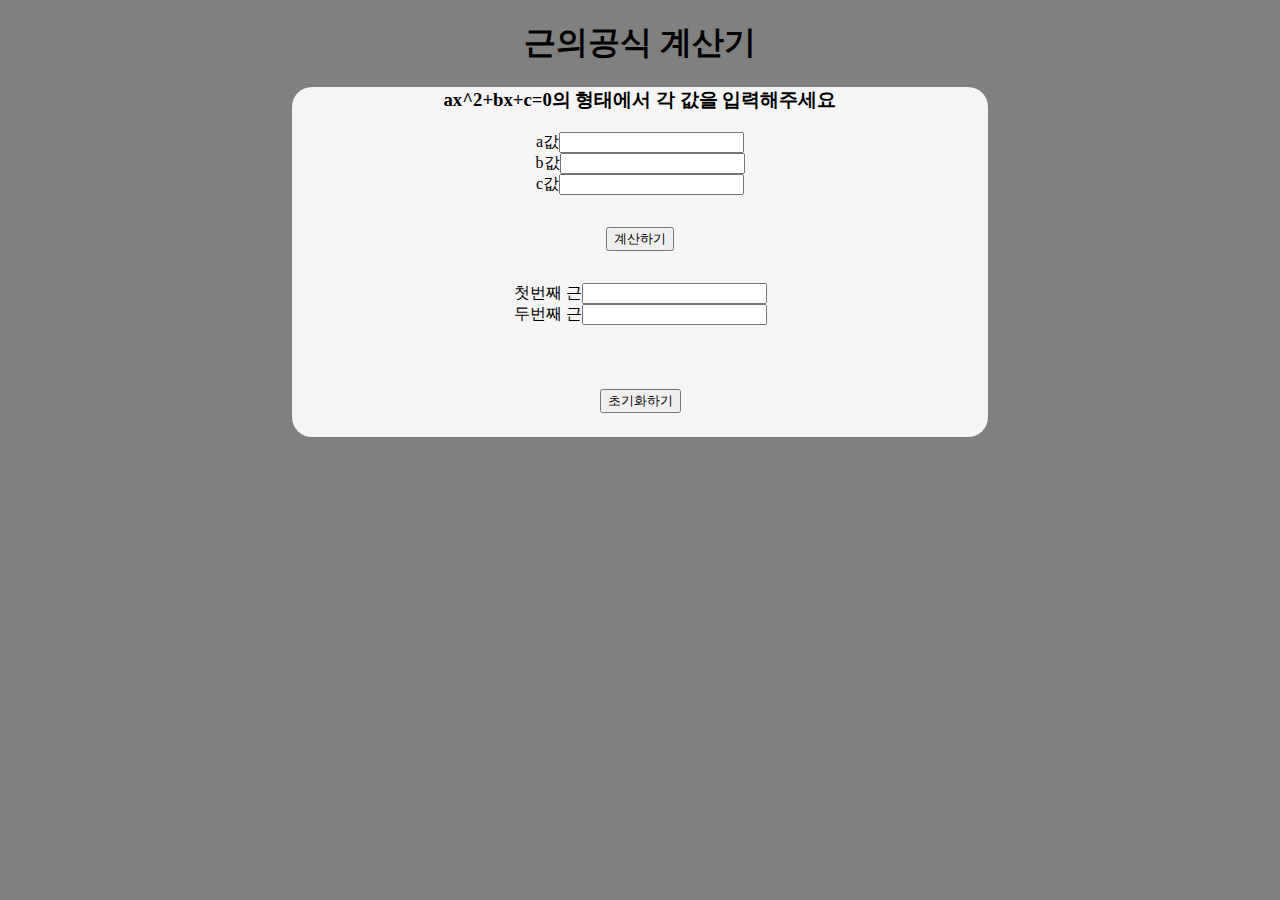
<file: calculator/main.html>
<!DOCTYPE html>
<html lang="ko">

<head>
    <meta charset="UTF-8">
    <meta http-equiv="X-UA-Compatible" content="IE=edge">
    <meta name="viewport" content="width=device-width, initial-scale=1.0">
    <link rel="stylesheet" href="style.css" />
    <title>근의공식계산기</title>
</head>

<body>
    <h1>근의공식 계산기</h1>
    <div class="box">
        <form name="form">
            <h3>ax^2+bx+c=0의 형태에서 각 값을 입력해주세요</h3>
            <label for="a">a값</label><input id="a" /><br />
            <label for="b">b값</label><input id="b" /><br />
            <label for="c">c값</label><input id="c" /><br />
            <input type="button" value="계산하기" onclick="cal();" style="margin-top: 2rem; margin-bottom: 2rem;"/><br>
            <label for="ans1">첫번째 근</label><input id="ans1" /><br />
            <label for="ans2">두번째 근</label><input id="ans2" /><br />
        </form>

        <div class="btnbox">
            <button type="button" id="btn">초기화하기</button>
          </div>
    </div>

    <script src="index.js"></script>
</body>

</html>
</file>
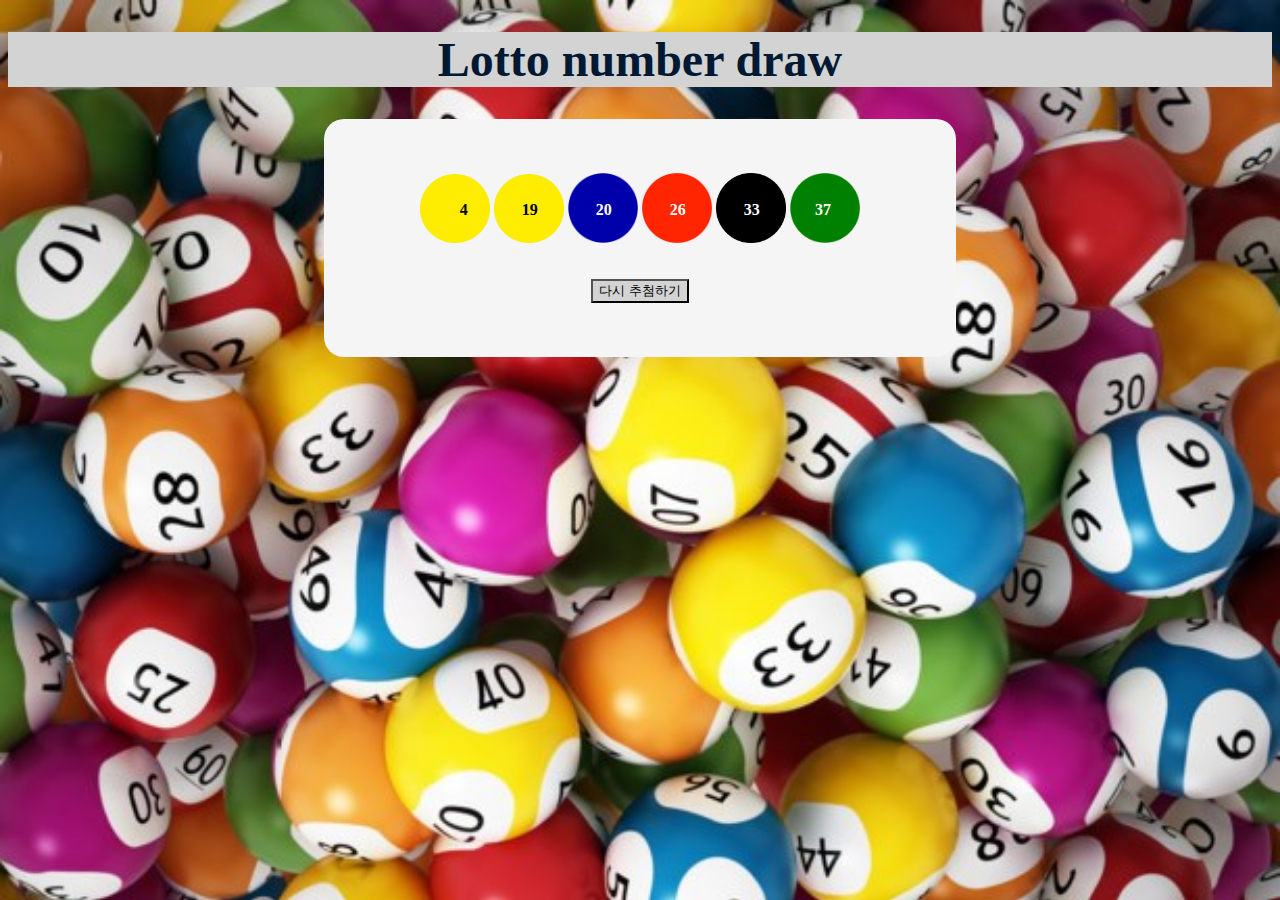
<file: lotto/lotto.html>
<!DOCTYPE html>
<html lang="ko">
  <head>
    <meta charset="UTF-8" />
    <meta http-equiv="X-UA-Compatible" content="IE=edge" />
    <meta name="viewport" content="width=device-width, initial-scale=1.0" />
    <link rel="stylesheet" href="style.css" />
    <title>로또번호 추첨기</title>
  </head>
  <body>
    <h1>Lotto number draw</h1>
    <div class="container">
<div>
  <br><br><br>
</div>
    <div id="numbox">
        <span class="ball">
            <img src="yellow.png" alt="ball img" width="70px">
            <h4 id="num1" style="color: black;">1</h4>
        </span>
        <span class="ball">
            <img src="yellow.png" alt="ball img" width="70px">
            <h4 id="num2" style="color: black;">7</h4>
        </span>
        <span class="ball">
            <img src="blue.png" alt="ball img" width="70px">
            <h4 id="num3">15</h4>
        </span>
        <span class="ball">
            <img src="red.png" alt="ball img" width="70px">
            <h4 id="num4">25</h4>
        </span>
        <span class="ball">
            <img src="black.png" alt="ball img" width="70px">
            <h4 id="num5">35</h4>
        </span>
        <span class="ball">
            <img src="green.png" alt="ball img" width="70px">
            <h4 id="num6">45</h4>
        </span>
        <div>
          <br><br>
        </div>
    </div>
      <div>
        <button id="btn" onClick="window.location.reload()">다시 추첨하기</button>
      </div>
      <div>
        <br><br><br>
      </div>
    </div>
      
    </div>
    <script src="index.js"></script>
  </body>
 
</html>
</file>
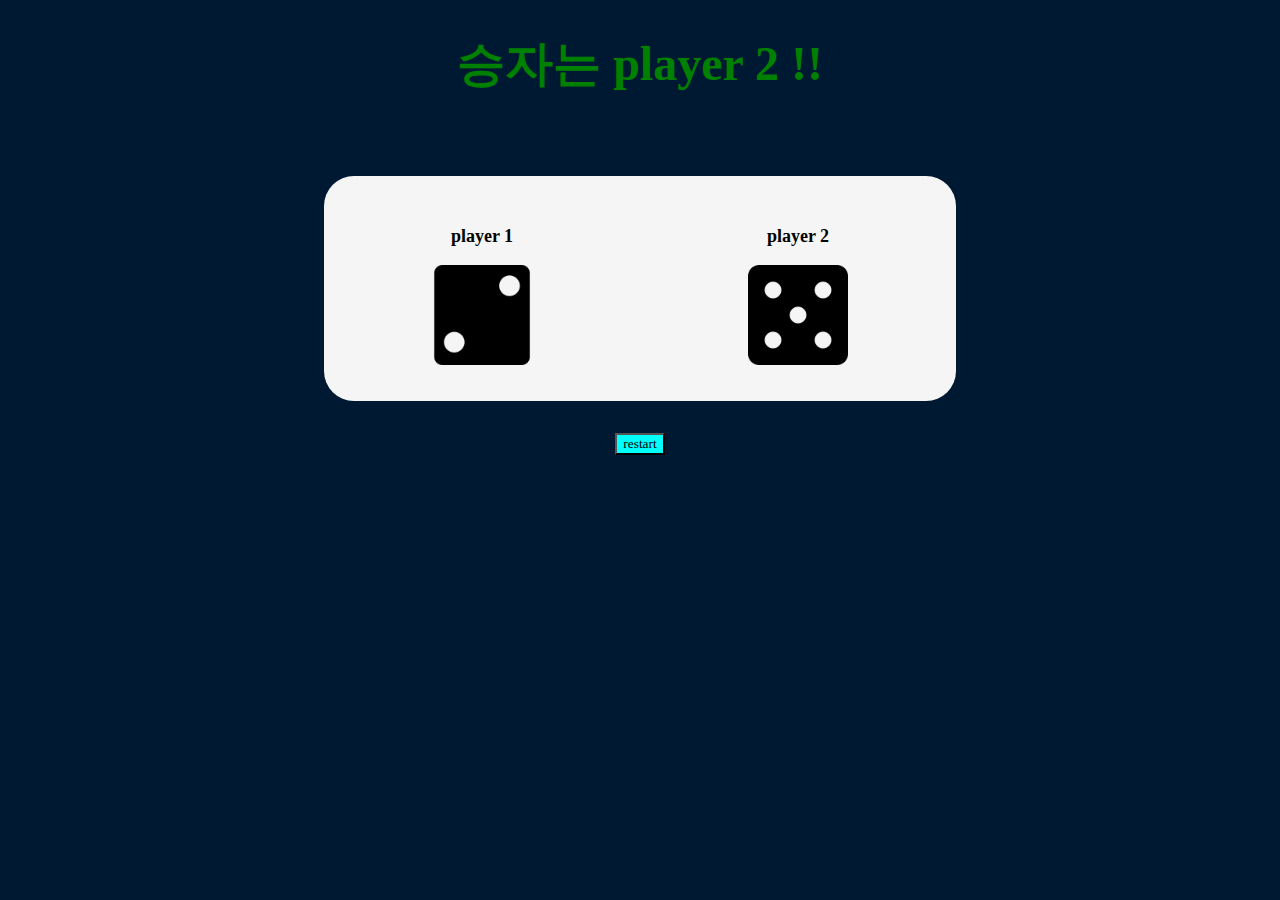
<file: random dice/dice.html>
<!DOCTYPE html>
<html lang="en">

<head>
  <meta charset="UTF-8" />
  <meta http-equiv="X-UA-Compatible" content="IE=edge" />
  <meta name="viewport" content="width=device-width, initial-scale=1.0" />
  <link rel="stylesheet" href="style.css" />
  <title>주사위게임</title>
</head>
<body>
  <div class="container">
    <h1>Who's winner?</h1>
    <div class="dicebox">
      <div>
        <p>player 1</p>

        <img src="dice1.png" alt="dice image" width="100px" />
      </div>

      <div>
        <p>player 2</p>
        <!--dice picture for player 2-->
        <img src="dice2.png" alt="dice image" width="100px" />
      </div>
    </div>
    <div id="btn-container">
      <button type="button" id="btn">restart</button>
    </div>
  </div>
  <script src="index.js"></script>
</body>

</html>
</file>
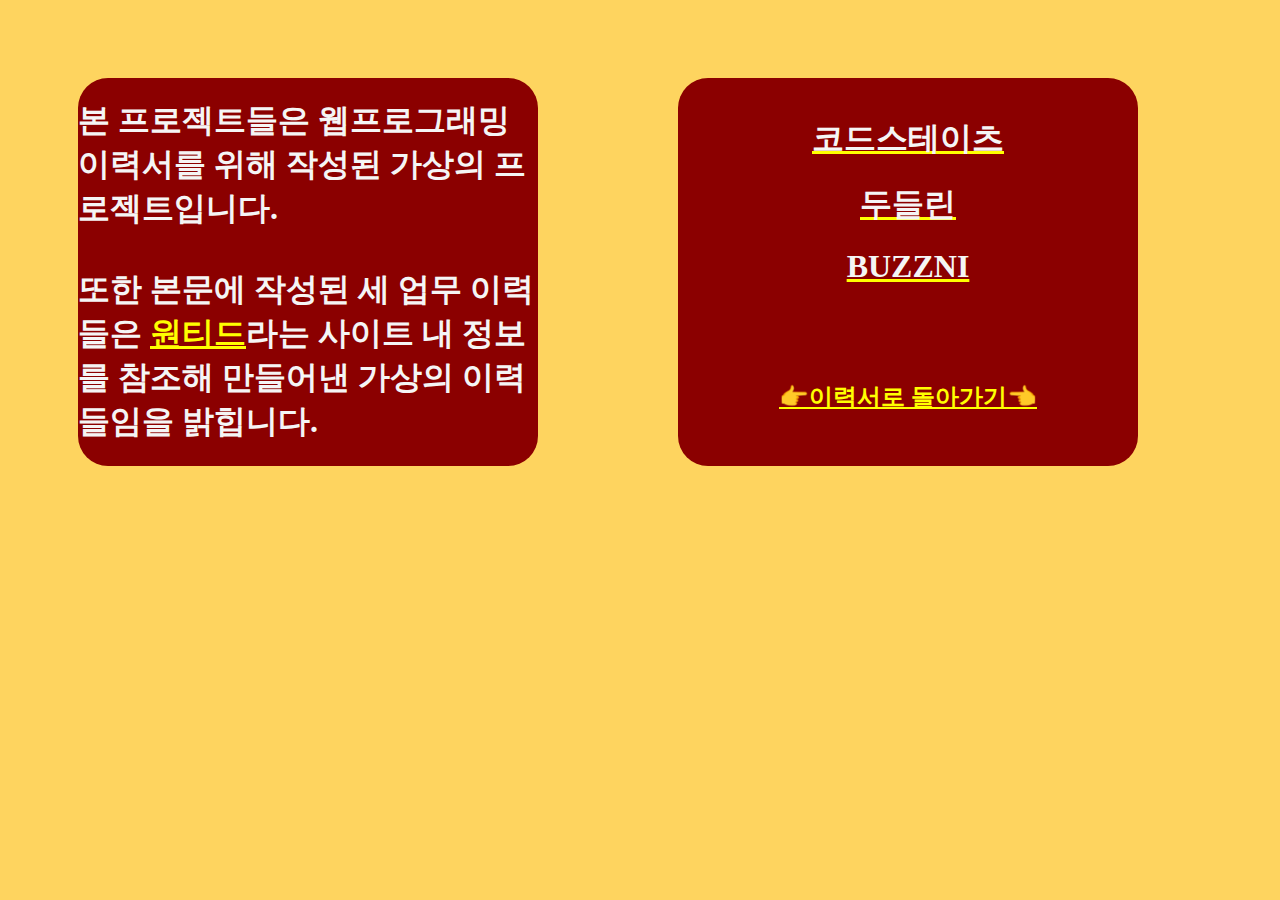
<file: textportfolio/notice.html>
<!DOCTYPE html>
<html lang="ko">
  <head>
    <meta charset="UTF-8" />
    <meta http-equiv="X-UA-Compatible" content="IE=edge" />
    <meta name="viewport" content="width=device-width, initial-scale=1.0" />
    <title>notice</title>
    <style>
      body {
        display: flex;
        background-color: rgb(254, 212, 95);
        width: 1200px;
      }
      h1,
      h2 {
        color: whitesmoke;
      }
      a {
        color: yellow;
      }
      .fact {
        background-color: darkred;
        border-radius: 30px;
        margin: 70px;
        width: 500px;
      }
      .menu {
        background-color: darkred;
        border-radius: 30px;
        margin: 70px;
        width: 500px;
        text-align: center;
      }
    </style>
  </head>
  <body>
    <div class="fact">
      <h1>
        본 프로젝트들은 웹프로그래밍 이력서를 위해 작성된 가상의 프로젝트입니다.
        <br /><br />
        또한 본문에 작성된 세 업무 이력들은
        <a href="https://www.wanted.co.kr/">원티드</a>라는 사이트 내 정보를
        참조해 만들어낸 가상의 이력들임을 밝힙니다.
      </h1>
    </div>
    <div class="menu">
      <br />
      <a href="https://www.codestates.com/"><h1>코드스테이츠</h1></a>
      <a href="https://www.doodlin.co.kr/"><h1>두들린</h1></a>
      <a href="https://buzzni.com/"><h1>BUZZNI</h1></a><br /><br /><br />
      <h2><a href="resume.html">👉이력서로 돌아가기👈</a></h2>
    </div>
  </body>
</html>
</file>
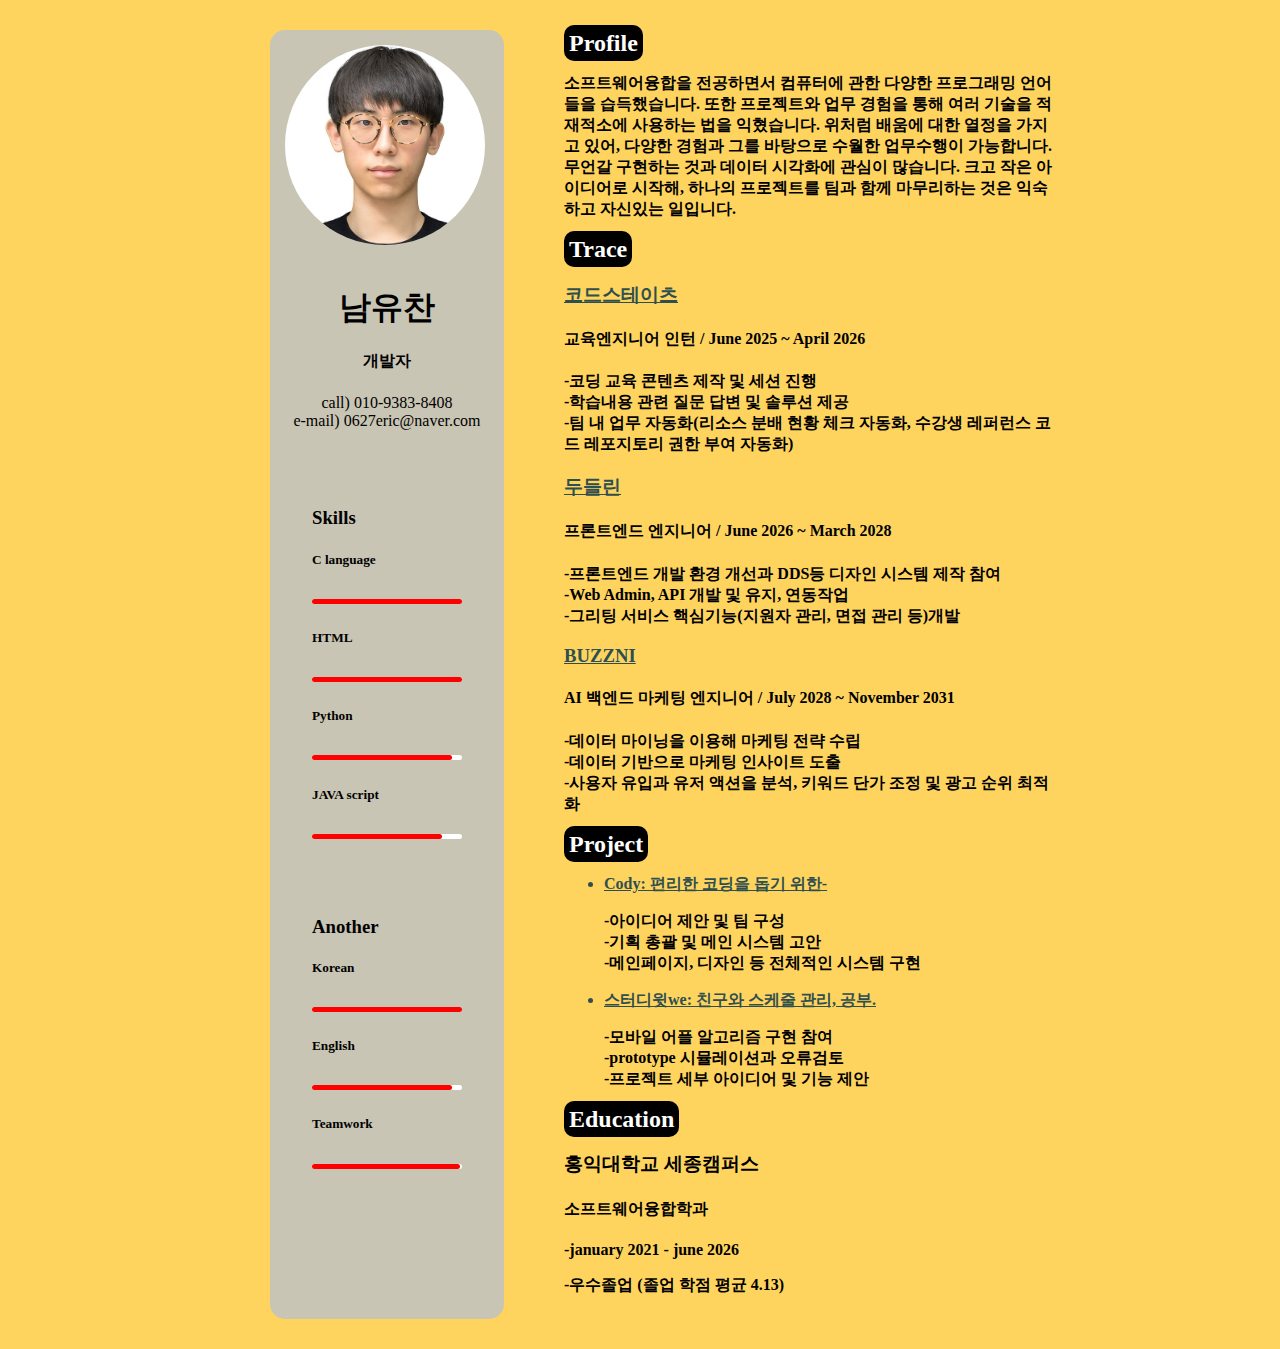
<file: textportfolio/resume.html>
<!DOCTYPE html>
<html lang="ko">
  <head>
    <meta charset="UTF-8" />
    <meta http-equiv="X-UA-Compatible" content="IE=edge" />
    <meta name="viewport" content="width=device-width, initial-scale=1.0" />
    <title>남유찬 포트폴리오</title>
    <style>
      a {
        color: darkslategray;
      }
      body {
        display: flex;
        background-color: rgb(254, 212, 95);
        width: 900px;
        margin: auto;
      }
      table {
        background-color: rgb(201, 197, 180);
        width: 220px;
        border-radius: 15px;
      }
      section {
        margin: 30px 30px 30px 50px;
        font-weight: bold;
      }
      h2 {
        padding: 5px;
      }
      .leftbox {
        width: 240px;
        margin: 30px 10px 30px 80px;
      }
      .profile {
        color: white;
        background-color: black;
        display: inline;
        border-radius: 10px;
      }
      .trace {
        color: white;
        background-color: black;
        display: inline;
        border-radius: 10px;
      }
      .project {
        color: white;
        background-color: black;
        display: inline;
        border-radius: 10px;
      }
      .edu {
        color: white;
        background-color: black;
        display: inline;
        border-radius: 10px;
      }
      .progress_bar {
        width: 150px;
        height: 5px;
        background-color: white;
        border-radius: 10px;
        display: inline-block;
      }
      .main_info {
        text-align: center;
      }
      .skills_box {
        text-align: center;
        padding: 40px;
      }
      .skills_box > h5,
      h3 {
        text-align: start;
      }
    </style>
  </head>
  <body>
    <div class="leftbox">
      <aside>
        <table>
          <tr>
            <td>
              <img
                src="남유찬1.jpg"
                alt="남유찬 증명사진"
                width="200px"
                style="margin: 12px; border-radius: 100px 100px 100px 100px"
              />
            </td>
          </tr>
          <tr>
            <td class="main_info">
              <h1>남유찬</h1>
              <h4>개발자</h4>
              <p>
                call) 010-9383-8408<br />
                e-mail) 0627eric@naver.com
              </p>
            </td>
          </tr>
          <tr>
            <td class="skills_box">
              <h3 class="skills">Skills</h3>
              <h5>C language</h5>
              <div class="progress_bar">
                <div
                  style="
                    background-color: red;
                    width: 150px;
                    height: 5px;
                    border-radius: 10px;
                  "
                ></div>
              </div>
              <h5>HTML</h5>
              <div class="progress_bar">
                <div
                  style="
                    background-color: red;
                    width: 150px;
                    height: 5px;
                    border-radius: 10px;
                  "
                ></div>
              </div>
              <h5>Python</h5>
              <div class="progress_bar">
                <div
                  style="
                    background-color: red;
                    width: 140px;
                    height: 5px;
                    border-radius: 10px;
                  "
                ></div>
              </div>
              <h5>JAVA script</h5>
              <div class="progress_bar">
                <div
                  style="
                    background-color: red;
                    width: 130px;
                    height: 5px;
                    border-radius: 10px;
                  "
                ></div>
              </div>
              <br /><br /><br /><br />
              <h3 class="skills">Another</h3>
              <h5>Korean</h5>
              <div class="progress_bar">
                <div
                  style="
                    background-color: red;
                    width: 150px;
                    height: 5px;
                    border-radius: 10px;
                  "
                ></div>
              </div>
              <h5>English</h5>
              <div class="progress_bar">
                <div
                  style="
                    background-color: red;
                    width: 140px;
                    height: 5px;
                    border-radius: 10px;
                  "
                ></div>
              </div>
              <h5>Teamwork</h5>
              <div class="progress_bar">
                <div
                  style="
                    background-color: red;
                    width: 148px;
                    height: 5px;
                    border-radius: 10px;
                  "
                ></div>
              </div>
            </td>
          </tr>
          <tr>
            <td>
              <div style="height: 100px"></div>
            </td>
          </tr>
        </table>
      </aside>
    </div>

    <div>
      <section>
        <article>
          <div>
            <h2 class="profile">Profile</h2>
            <p>
              소프트웨어융합을 전공하면서 컴퓨터에 관한 다양한 프로그래밍
              언어들을 습득했습니다. 또한 프로젝트와 업무 경험을 통해 여러
              기술을 적재적소에 사용하는 법을 익혔습니다. 위처럼 배움에 대한
              열정을 가지고 있어, 다양한 경험과 그를 바탕으로 수월한 업무수행이
              가능합니다. 무언갈 구현하는 것과 데이터 시각화에 관심이 많습니다.
              크고 작은 아이디어로 시작해, 하나의 프로젝트를 팀과 함께
              마무리하는 것은 익숙하고 자신있는 일입니다.
            </p>
          </div>
        </article>
        <article>
          <div>
            <h2 class="trace">Trace</h2>
            <a href="notice.html"><h3>코드스테이츠</h3></a>
            <h4>교육엔지니어 인턴 / June 2025 ~ April 2026</h4>
            <p>
              -코딩 교육 콘텐츠 제작 및 세션 진행<br />
              -학습내용 관련 질문 답변 및 솔루션 제공<br />
              -팀 내 업무 자동화(리소스 분배 현황 체크 자동화, 수강생 레퍼런스
              코드 레포지토리 권한 부여 자동화)
            </p>
            <a href="notice.html"><h3>두들린</h3></a>
            <h4>프론트엔드 엔지니어 / June 2026 ~ March 2028</h4>
            <p>
              -프론트엔드 개발 환경 개선과 DDS등 디자인 시스템 제작 참여<br />
              -Web Admin, API 개발 및 유지, 연동작업<br />
              -그리팅 서비스 핵심기능(지원자 관리, 면접 관리 등)개발
            </p>
            <a href="notice.html"><h3>BUZZNI</h3></a>
            <h4>AI 백엔드 마케팅 엔지니어 / July 2028 ~ November 2031</h4>
            <p>
              -데이터 마이닝을 이용해 마케팅 전략 수립<br />
              -데이터 기반으로 마케팅 인사이트 도출<br />
              -사용자 유입과 유저 액션을 분석, 키워드 단가 조정 및 광고 순위
              최적화
            </p>
          </div>
        </article>
        <article>
          <div>
            <h2 class="project">Project</h2>
            <ul>
              <a href="notice.html"><li>Cody: 편리한 코딩을 돕기 위한-</li></a>
              <p>
                -아이디어 제안 및 팀 구성<br />
                -기획 총괄 및 메인 시스템 고안<br />
                -메인페이지, 디자인 등 전체적인 시스템 구현
              </p>
              <a href="notice.html"
                ><li>스터디윗we: 친구와 스케줄 관리, 공부.</li></a
              >
              <p>
                -모바일 어플 알고리즘 구현 참여<br />
                -prototype 시뮬레이션과 오류검토<br />
                -프로젝트 세부 아이디어 및 기능 제안<br />
              </p>
            </ul>
          </div>
        </article>
        <article>
          <div>
            <h2 class="edu">Education</h2>
            <h3>홍익대학교 세종캠퍼스</h3>
            <h4>소프트웨어융합학과</h4>
            <p>-january 2021 - june 2026</p>
            <p>-우수졸업 (졸업 학점 평균 4.13)</p>
            <p></p>
          </div>
        </article>
      </section>
    </div>
  </body>
</html>
</file>
<file: calculator/style.css>
body {
    text-align: center;
    background-color: gray;
}

.box {
    background-color: whitesmoke;
    border-radius: 20px;
    margin: auto;
    width: 55%;
    height: 350px;
}

.btnbox {
    margin-top: 4rem;
}
</file>
<file: lotto/style.css>
body {
  font-family: serif;
  background-image: url('backimg.jpg');
  background-size: 100%;
  background-repeat: repeat;
}

h1 {
  text-align: center;
  font-size: 3rem;
  background-color: lightgray;
  color: #001933;
}

.container {
  width: 50%;
  text-align: center;
  margin: auto;
  font-family: serif;
  background-color: whitesmoke;
  border-radius: 20px;
}

.ball {
  position: relative;
}

.ball img {
  vertical-align: middle;
}

h4 {
  color: white;
  text-align: center;
  position: absolute;
  top: 50%;
  left: 70%;
  transform: translate(-150%, -150%);
}

#btn {
  transition-duration: 2.5s;
  font-family: serif;
  background-color: lightgray;
}

#btn:hover {
  background-color: yellow;
}
</file>
<file: random dice/style.css>
.container {
  width: 50%;
  text-align: center;
  margin: auto;
  font-family: serif;
}

body {
  background-color: #001933;
}

p,
h3 {
  color: black;
  font-size: large;
  font-weight:900;
}

.container h1 {
  color: green;
  margin-bottom: 5rem;
  font-family: serif;
  font-size: 3rem;
}

#btn {
  margin-top: 2rem;
  transition-duration: 2.5s;
  font-family: serif;
  background-color: #00ffff;
}

#btn:hover {
  background-color: yellow;
}

.dicebox {
  background-color: whitesmoke;
  display: flex;
  justify-content: space-around;
  border-radius: 30px;
  padding-bottom: 2rem;
  padding-top: 2rem;
}
</file>
